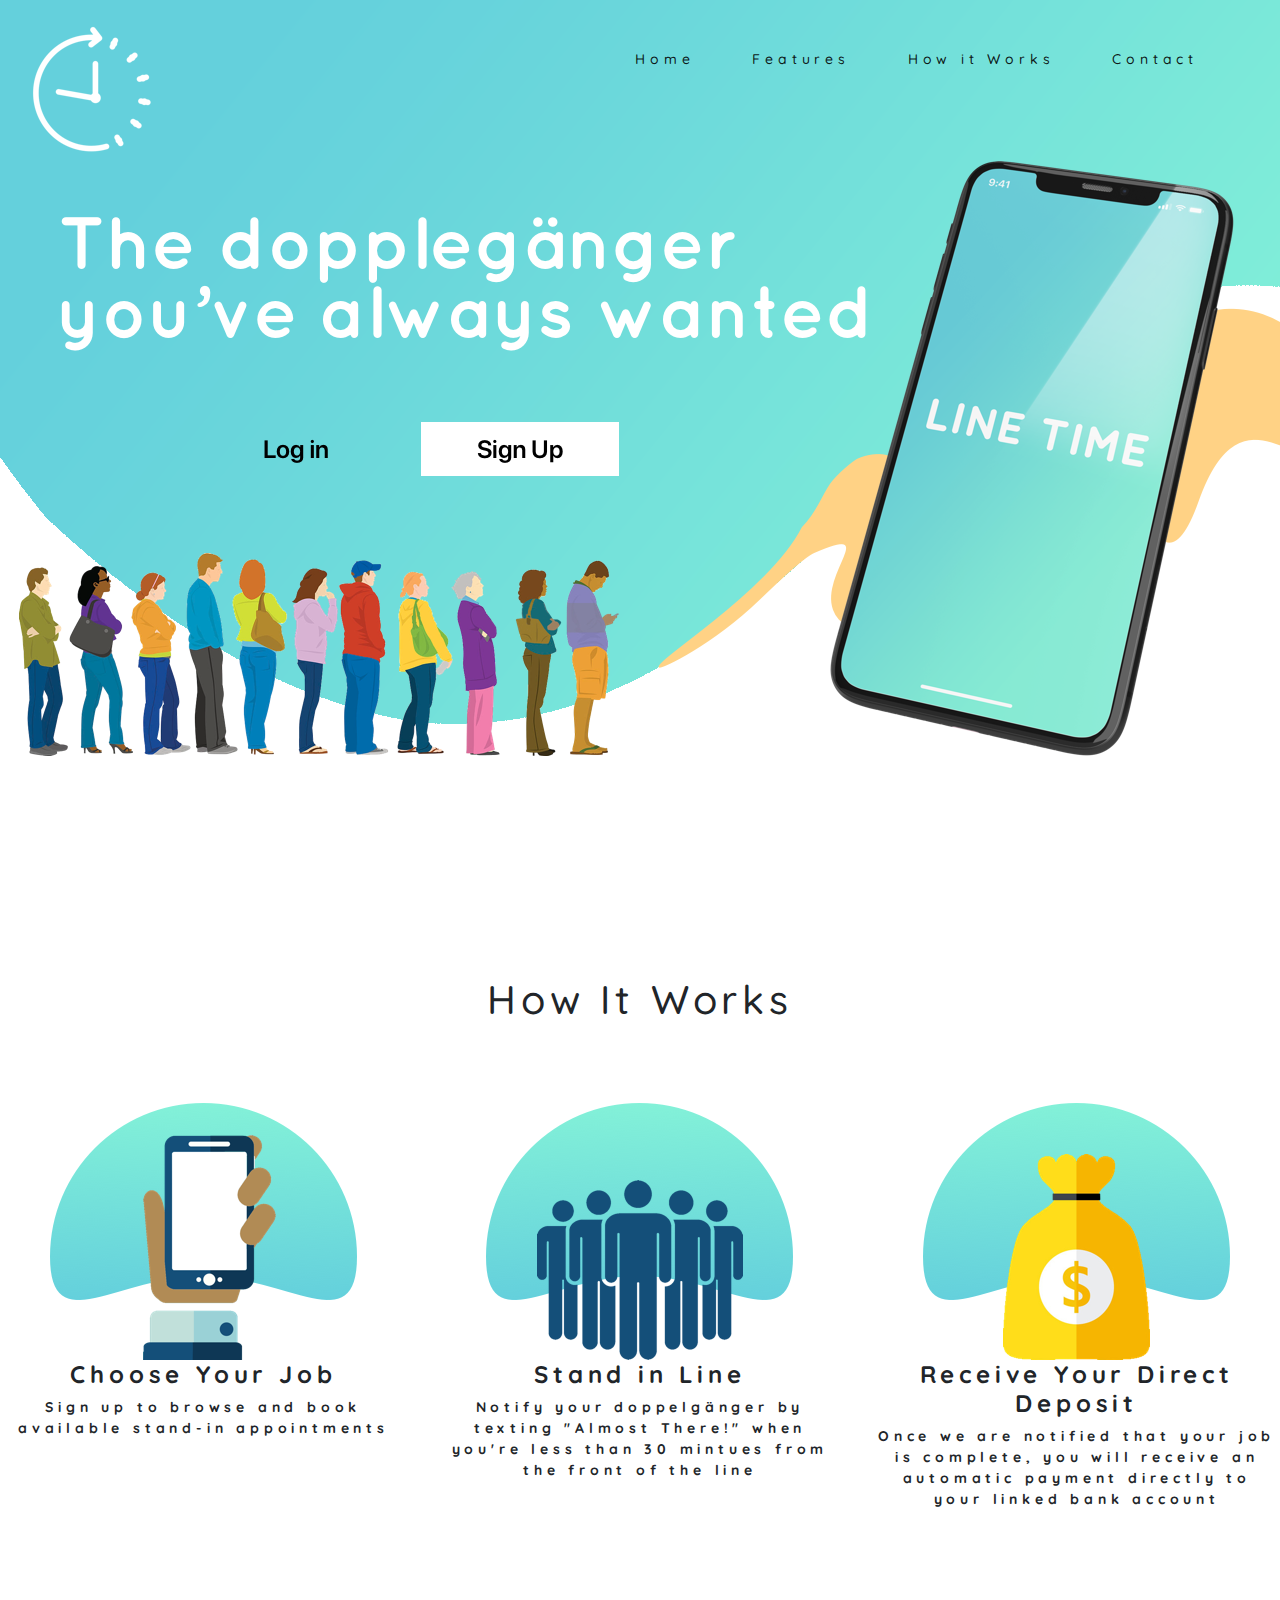
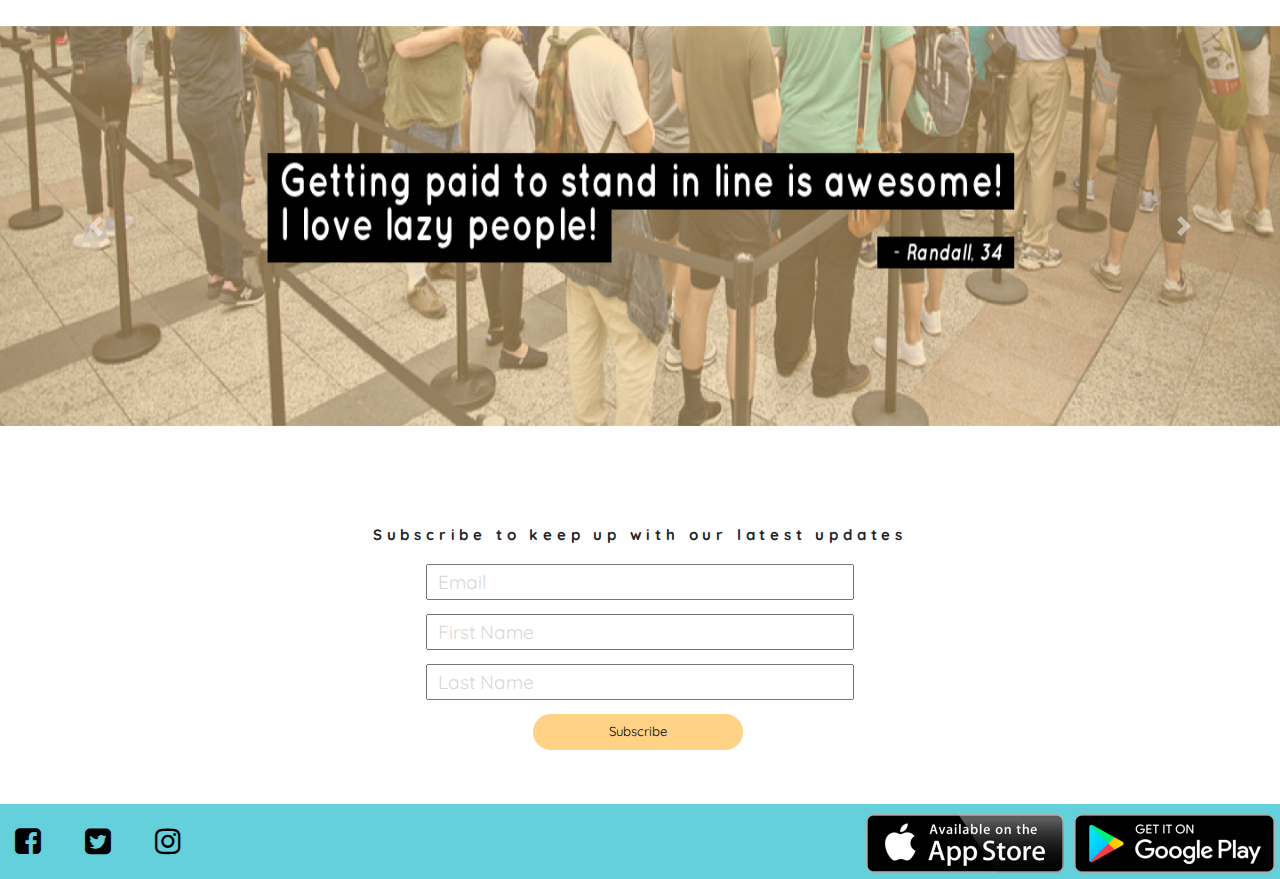
<file: index.html>
<!DOCTYPE html>
<html lang="en">
  
  <head>
    <title>LineTime</title>
    <meta charset="utf-8">
    <meta name="viewport" content="width=device-width, initial-scale=1">
    <script src="https://ajax.googleapis.com/ajax/libs/jquery/3.3.1/jquery.min.js"></script>
    <link rel="stylesheet" href="index.css">
    <!-- navbar font  -->
    <link href="https://fonts.googleapis.com/css?family=Quicksand:500" rel="stylesheet">
    <link href="https://fonts.googleapis.com/css?family=Quicksand:400,700" rel="stylesheet">
    <link rel="stylesheet" href="https://maxcdn.bootstrapcdn.com/font-awesome/4.7.0/css/font-awesome.min.css">

    <!-- bootstrap -->
    <link rel="stylesheet" href="https://stackpath.bootstrapcdn.com/bootstrap/4.3.1/css/bootstrap.min.css" integrity="sha384-ggOyR0iXCbMQv3Xipma34MD+dH/1fQ784/j6cY/iJTQUOhcWr7x9JvoRxT2MZw1T" crossorigin="anonymous">
    <script src="https://code.jquery.com/jquery-3.3.1.slim.min.js" integrity="sha384-q8i/X+965DzO0rT7abK41JStQIAqVgRVzpbzo5smXKp4YfRvH+8abtTE1Pi6jizo" crossorigin="anonymous"></script>
    <script src="https://cdnjs.cloudflare.com/ajax/libs/popper.js/1.14.7/umd/popper.min.js" integrity="sha384-UO2eT0CpHqdSJQ6hJty5KVphtPhzWj9WO1clHTMGa3JDZwrnQq4sF86dIHNDz0W1" crossorigin="anonymous"></script>
    <script src="https://stackpath.bootstrapcdn.com/bootstrap/4.3.1/js/bootstrap.min.js" integrity="sha384-JjSmVgyd0p3pXB1rRibZUAYoIIy6OrQ6VrjIEaFf/nJGzIxFDsf4x0xIM+B07jRM" crossorigin="anonymous"></script>
    </head>

<body>

    <!-- ////////////  navBar///////////// -->

  <div class ="backImage">
    <nav role="navigation" class="navbar navbar-expand-lg navbar-light transparent"  >
      <button id="hambNav" navbar-right class="navbar-toggler" type="button" data-toggle="collapse" data-target="#navbarSupportedContent" aria-controls="navbarSupportedContent" aria-expanded="false" aria-label="Toggle navigation" >
        <span class="navbar-toggler-icon"></span>
      </button>
      <div class="collapse navbar-collapse navbar-right" id="navbarSupportedContent">
        <ul id ="stylingText" class="nav navbar-nav ml-auto navbar-nav float-right text-right pr-3">
          <li class="nav-item active">
            <a class="nav-link" href="#">Home <span class="sr-only">(current)</span></a>
          </li>
          <li class="nav-item active">
              <a class="nav-link" href="#">Features <span class="sr-only">(current)</span></a>
          </li>
          <li class="nav-item active">
              <a class="nav-link" href="#">How it Works <span class="sr-only">(current)</span></a>
          </li>
          <li class="nav-item active">
              <a class="nav-link" href="#">Contact <span class="sr-only">(current)</span></a>
          </li>
        </ul>
      </div>
    </nav>
  </div>
 
      



<h1 class="content">How It Works</h1>
<!---------- How it works------------- -->
<main id='main'role="main"> 
<div class ="row">  
    <br><br>
  <!-- -----picture3 -->
      <div class="col-sm-12 col-md-4">
          <article role="article"> 
        <div class="thumbnail">
          <img src="images/HAND-img.png">
          <div class="caption">
            <h3>Choose Your Job</h3>
            <p>Sign up to browse and book available stand-in appointments</p>
          </div>
        </div>
        </article>
      </div>
  <!-- -------picture2-->
      <div class="col-sm-12 col-md-4">
          <article role="article"> 
        <div class="thumbnail">
            <img src="images/PPL-img.png">
          <div class="caption">
            <h3>Stand in Line </h3>
            <p>Notify your doppelgänger by texting "Almost There!" when you're less than 30 mintues from the front of the line </p>
          </div>
        </div>
        </article>
    </div>
  <!-- --------picture3 ------>
      <div class="col-sm-12 col-md-4">
          <article role="article"> 
        <div class="thumbnail">
            <img src="images/MONEY-img.png">
          <div class="caption">
            <h3>Receive Your Direct Deposit</h3>
            <p>Once we are notified that your job is complete, you will receive an automatic payment directly to your linked bank account</p>
          </div>
        </div>
        </article>
      </div>
  </div>
 </main>   
<!-- carousel -->

<div id="carouselExampleControls" class="carousel slide" data-ride="carousel">
  <div class="carousel-inner">
      <div class="carousel-item active">
          <img class="d-block w-100" src="./images/SLIDE-1.png" alt="First slide">
      </div>
      <div class="carousel-item">
          <img class="d-block w-100" src="./images/quote_2.png" alt="Second slide">
      </div>
      <div class="carousel-item">
          <img class="d-block w-100" src="./images/quote_3.png" alt="Third slide">
          
      </div>
  </div>
  <a class="carousel-control-prev" href="#carouselExampleControls" role="button" data-slide="prev">
      <span class="carousel-control-prev-icon" aria-hidden="true"></span>
  </a>
  <a class="carousel-control-next" href="#carouselExampleControls" role="button" data-slide="next">
      <span class="carousel-control-next-icon" aria-hidden="true"></span> 
  </a>
</div>

<!-- form  -->
    <link href="//cdn-images.mailchimp.com/embedcode/classic-10_7.css" rel="stylesheet" type="text/css">
    <div id="mc_embed_signup">
     <form action="https://berkeley.us20.list-manage.com/subscribe/post?u=f5514aab48007df48a9f03e7f&amp;id=da7a0df442" method="post" id="mc-embedded-subscribe-form" name="mc-embedded-subscribe-form" class="validate" target="_blank" >
       <div id="mc_embed_signup_scroll">
         <h5 class="updates">Subscribe to keep up with our latest updates</h5>
         <div class="indicates-required">
           <!-- <span class="asterisk">*</span> indicates required -->
         </div>
         <div class="mc-field-group">
             <!-- <label for="mce-EMAIL">Email Address  <span class="asterisk">*</span> -->
         </label>
             <input type="email" value="" name="EMAIL" class="required email" id="mce-EMAIL"
             placeholder="Email">
         </div>
         <div class="mc-field-group">
             <!-- <label for="mce-FNAME">
               First Name <span class="asterisk">*</span>
             </label> -->
             <input type="text" value="" name="FNAME" class="required" id="mce-FNAME" pattern="[A-Za-z]{2,32}" minlength="2" maxlength="15" title="Please Put in a Valid First Name"
             placeholder="First Name">
         </div>
         <div class="mc-field-group">
           <!-- <label for="mce-LNAME">
             Last Name  <span class="asterisk">*</span>
           </label> -->
           <input type="text" value="" name="LNAME" class="required" id="mce-LNAME" pattern="[A-Za-z]{2,32}"   title="Please Put in a Valid Last Name"
           placeholder="Last Name">
         </div>
         <div id="mce-responses" class="clear">
           <div class="response" id="mce-error-response" style="display:none"></div>
           <div class="response" id="mce-success-response" style="display:none"></div>
         </div>    <!-- real people should not fill this in and expect good things - do not remove this or risk form bot signups-->
         <div style="position: absolute; left: -5000px;" aria-hidden="true">
           <input type="text" name="b_f5514aab48007df48a9f03e7f_da7a0df442" tabindex="-1" value="">
         </div>
         <div class="clear">
           <input type="submit" value="Subscribe" name="subscribe" id="mc-embedded-subscribe" class="button">
         </div>
       </div>
     </form>
    </div>

   
    <!-- Footer -->
<footer >
        <div class="wrap">
            <div class="social-links">
              <a href="#"><i class="fa fa-facebook-square" aria-hidden="true"></i></a>
              <a href="#"><i class="fa fa-twitter-square" aria-hidden="true"></i></a>
              <a href="#"><i class="fa fa-instagram" aria-hidden="true"></i></a>
              <div class='store-images'>
                  <img class="google-play" src="images/google-play_icon.png">
                </div>
                <div class='store-images'> 
                  <img class="app-store" src="images/app-store_icon.png" >
                </div> 
            </div>
         


          </div>
          
          </div>


</footer>
<!-- Footer -->
    <!--End mc_embed_signup--> 
    <script type='text/javascript' src='testForm.js'></script>
</body>
</html>
</file>
<file: index.css>
/* body {
    font-family: -apple-system, BlinkMacSystemFont, "Segoe UI", "Roboto", "Oxygen", "Ubuntu", "Cantarell", "Fira Sans", "Droid Sans", "Helvetica Neue", sans-serif;
    font-size: 112.5%;
    margin-left: auto;
    margin-right: auto;
    max-width: 40em;
    width: 88%;
}  

/**
 * Form Styles
 */




 body{
    letter-spacing: .3em;
 }
label {
    display: block;
    font-weight: bold;
    margin-bottom: 0.5em;
}

.label-normal {
    font-weight: normal;
}

.pattern {
    color: #808080;
    font-size: 0.8em;
    font-weight: normal;
}

.supports-color .color,
.supports-date .date,
.supports-time .time,
.supports-month .mont {
    display: none;
}

input,
select {
    display: inline-block;
    font-size: 1em;
    margin-bottom: 1em;
    padding: 0.25em 0.5em;
    width: 100%;
}

[type="checkbox"],
[type="radio"] {
    margin-bottom: 0.5em;
    width: auto;
}

.button {
    background-color: #0088cc;
    border: 1px solid #0088cc;
    border-radius: 1px;
    color: #ffffff;
    display: inline-block;
    font-size: 0.9375em;
    font-weight: normal;
    line-height: 1.2;
    margin-right: 0.3125em;
    margin-bottom: 0.3125em;
    padding: 0.5em 0.6875em;
    width: auto;
}

.button:active,
.button:focus,
.button:hover {
    background-color: #005580;
    border-color: #005580;
    color: #ffffff;
    text-decoration: none;
}

.button:active {
    box-shadow: inset 0 0.15625em 0.25em rgba(0, 0, 0, 0.15), 0 1px 0.15625em rgba(0, 0, 0, 0.05);
} 


.carousel-item img{
    height: 400px;
}

/* /////////// */
#mc_embed_signup{background:#fff; clear:left; font:14px Helvetica,Arial,sans-serif; }


/* //// background image */
.backImage{
    background-image: url("./images/HEADER IMAGE_2.png");
    height: 100vh;
    margin-bottom:75px;
   
}

#stylingText{
    font-family: 'Quicksand', sans-serif; 
    padding-top: 33px;
}

.content{
    text-align: center;
    margin-bottom: 80px;
}

.col-sm-12{
    text-align: center;
}

#mc_embed_signup{
    text-align: center;

}

input{
    width:428px;
    height:36px;
}


input[value=""] {
    margin-bottom: 14px;
    font-size: 19px;
    font-family: 'Quicksand', sans-serif;

}
input[type="submit"]{
border-radius: 25px;
width: 210px;
background: #ffd285;
border: 0px;
color:black;
font-family: 'Quicksand', sans-serif;
}
input[type="submit"]:hover { 
    background:#64D0DC;
  }
.updates{
    font-family: 'Quicksand', sans-serif;
    font-weight: bold;
    margin-bottom: 20px;
    font-size: 15px;
}

article p {
    font-family: 'Quicksand', sans-serif;
    font-weight: bold;
    font-size: 14px;
}

article h3 {
    font-family: 'Quicksand', sans-serif;
    font-weight: bold;
    font-size: 24px;
}

::placeholder{
    color:#D8D8D8
}

img{
    height: 100%
}

.carousel-item img {
    width: 100%;
}
 


@media only screen and (max-width: 991px) {
    .backImage{
        background-image: url("./images/background-curve.png");
        height: 50vh;
        width: auto;
       /* 414 295 */
    }

    #hambNav{
        position: absolute !important;
        /* /* left: 10px ; */
        right : 0px; 
        top: 0px;
    }

    .navbar{
        display: flex;
        flex-direction: row-reverse;
        color: white;
    }


}
.carousel {
    position: relative;
    margin-top: 100px;
    margin-bottom: 100px; }

    footer {
        background-color: #64D0DC;
        overflow: auto;
        margin-top:50px;
    }

     .nav-link{
        font-weight: 500;
        font-size: 14px;
        padding-right: 50px;
    }
    .navbar-light .navbar-nav .active>.nav-link{
        padding-right: 50px;
    }
   

    .social-links a {
        font-size: 30px;
        padding: 15px;
        margin-bottom: 0;
        display: inline-block;
        color: black;
    }

    .store-images{
        float:right;
    }

    h1{
        font-family: 'Quicksand', sans-serif;
    }
   

    .google-play, .app-store {
        padding:5px;
        margin-top:5px;
    }
</file>
